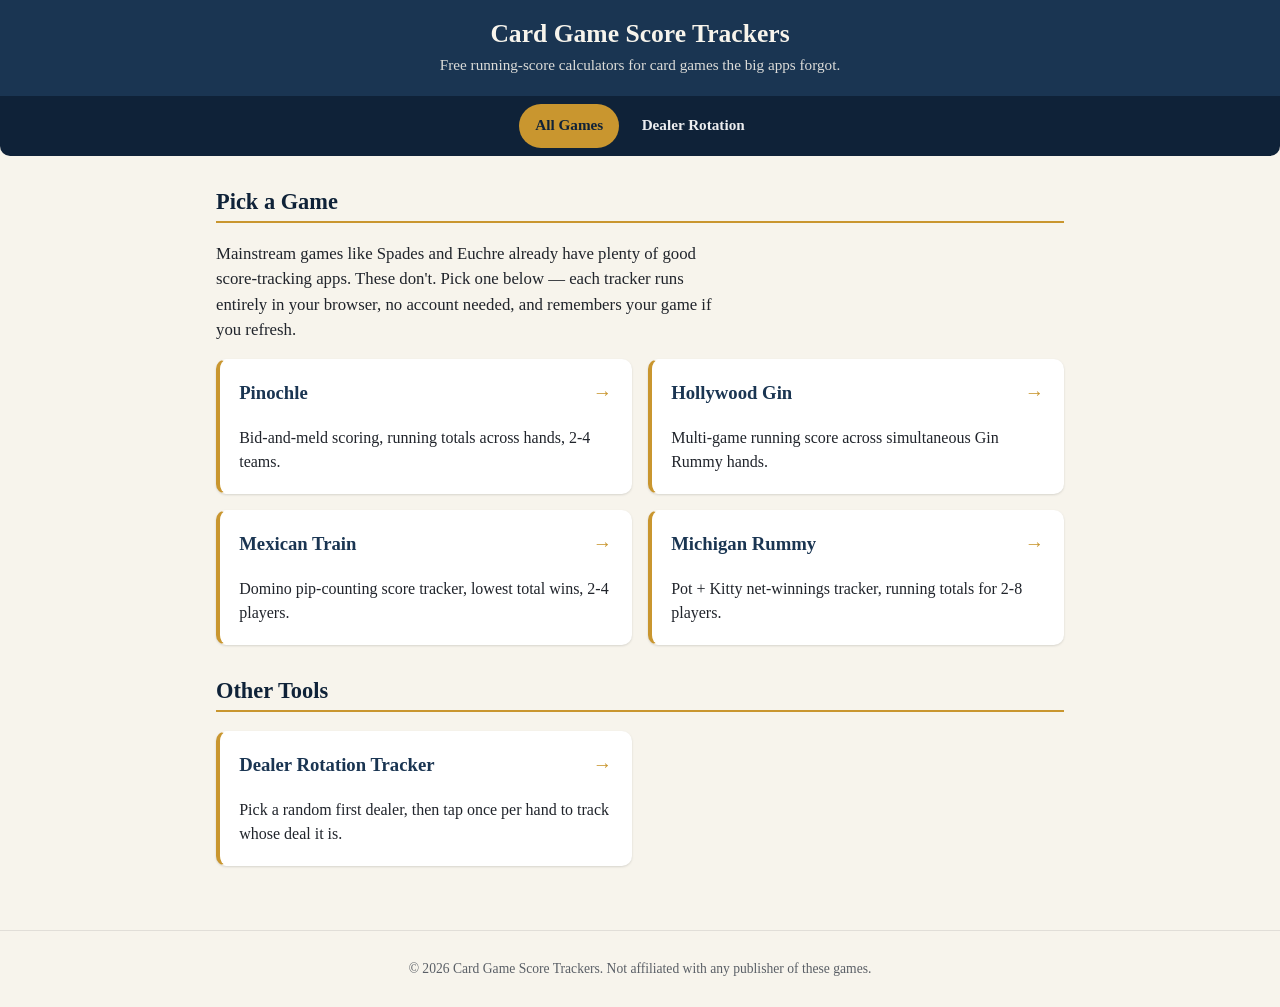
<file: index.html>
<!doctype html>
<html lang="en">
<head>
<meta charset="utf-8">
<meta name="viewport" content="width=device-width, initial-scale=1">
<title>Card Game Score Trackers — Free Online Scorers for Pinochle, Hollywood Gin &amp; More</title>
<meta name="description" content="Free online score trackers for card games that don't get a good app: Pinochle, Hollywood Gin, and more underserved classics. No account, runs in your browser.">
<meta property="og:type" content="website">
<meta property="og:url" content="https://tonatihuai2026.github.io/card-game-scorer-network/">
<meta property="og:title" content="Card Game Score Trackers — Pinochle, Hollywood Gin &amp; More">
<meta property="og:description" content="Free online score trackers for card games that don't get a good app: Pinochle, Hollywood Gin, and more underserved classics.">
<meta name="twitter:card" content="summary">
<meta name="google-site-verification" content="00EPOl2j6lxPJyEcT6muK9ndbSertQc6TBF4gq02QoQ" />
<meta name="google-adsense-account" content="ca-pub-8781477226668093">
<script async src="https://pagead2.googlesyndication.com/pagead/js/adsbygoogle.js?client=ca-pub-8781477226668093" crossorigin="anonymous"></script>
<link rel="stylesheet" href="styles.css">
<!-- Cloudflare Web Analytics --><script defer src="https://static.cloudflareinsights.com/beacon.min.js" data-cf-beacon='{"token": "37e136ad11054bb6b59179378878a5d6"}'></script><!-- End Cloudflare Web Analytics -->
</head>
<body>
<header>
  <h1>Card Game Score Trackers</h1>
  <p>Free running-score calculators for card games the big apps forgot.</p>
</header>
<nav>
  <a href="index.html" class="active">All Games</a>
  <a href="dealer-rotation.html">Dealer Rotation</a>
</nav>
<main>
  <h2>Pick a Game</h2>
  <p class="lead">Mainstream games like Spades and Euchre already have plenty of good
  score-tracking apps. These don't. Pick one below — each tracker runs entirely in your
  browser, no account needed, and remembers your game if you refresh.</p>

  <div class="game-grid">
    <a class="game-card" href="pinochle.html">
      <h3>Pinochle</h3>
      <p>Bid-and-meld scoring, running totals across hands, 2-4 teams.</p>
    </a>
    <a class="game-card" href="hollywood-gin.html">
      <h3>Hollywood Gin</h3>
      <p>Multi-game running score across simultaneous Gin Rummy hands.</p>
    </a>
    <a class="game-card" href="mexican-train.html">
      <h3>Mexican Train</h3>
      <p>Domino pip-counting score tracker, lowest total wins, 2-4 players.</p>
    </a>
    <a class="game-card" href="tripoley.html">
      <h3>Michigan Rummy</h3>
      <p>Pot + Kitty net-winnings tracker, running totals for 2-8 players.</p>
    </a>
  </div>

  <h2>Other Tools</h2>
  <div class="game-grid">
    <a class="game-card" href="dealer-rotation.html">
      <h3>Dealer Rotation Tracker</h3>
      <p>Pick a random first dealer, then tap once per hand to track whose deal it is.</p>
    </a>
  </div>
</main>
<footer>
  &copy; 2026 Card Game Score Trackers. Not affiliated with any publisher of these games.
</footer>
</body>
</html>
</file>
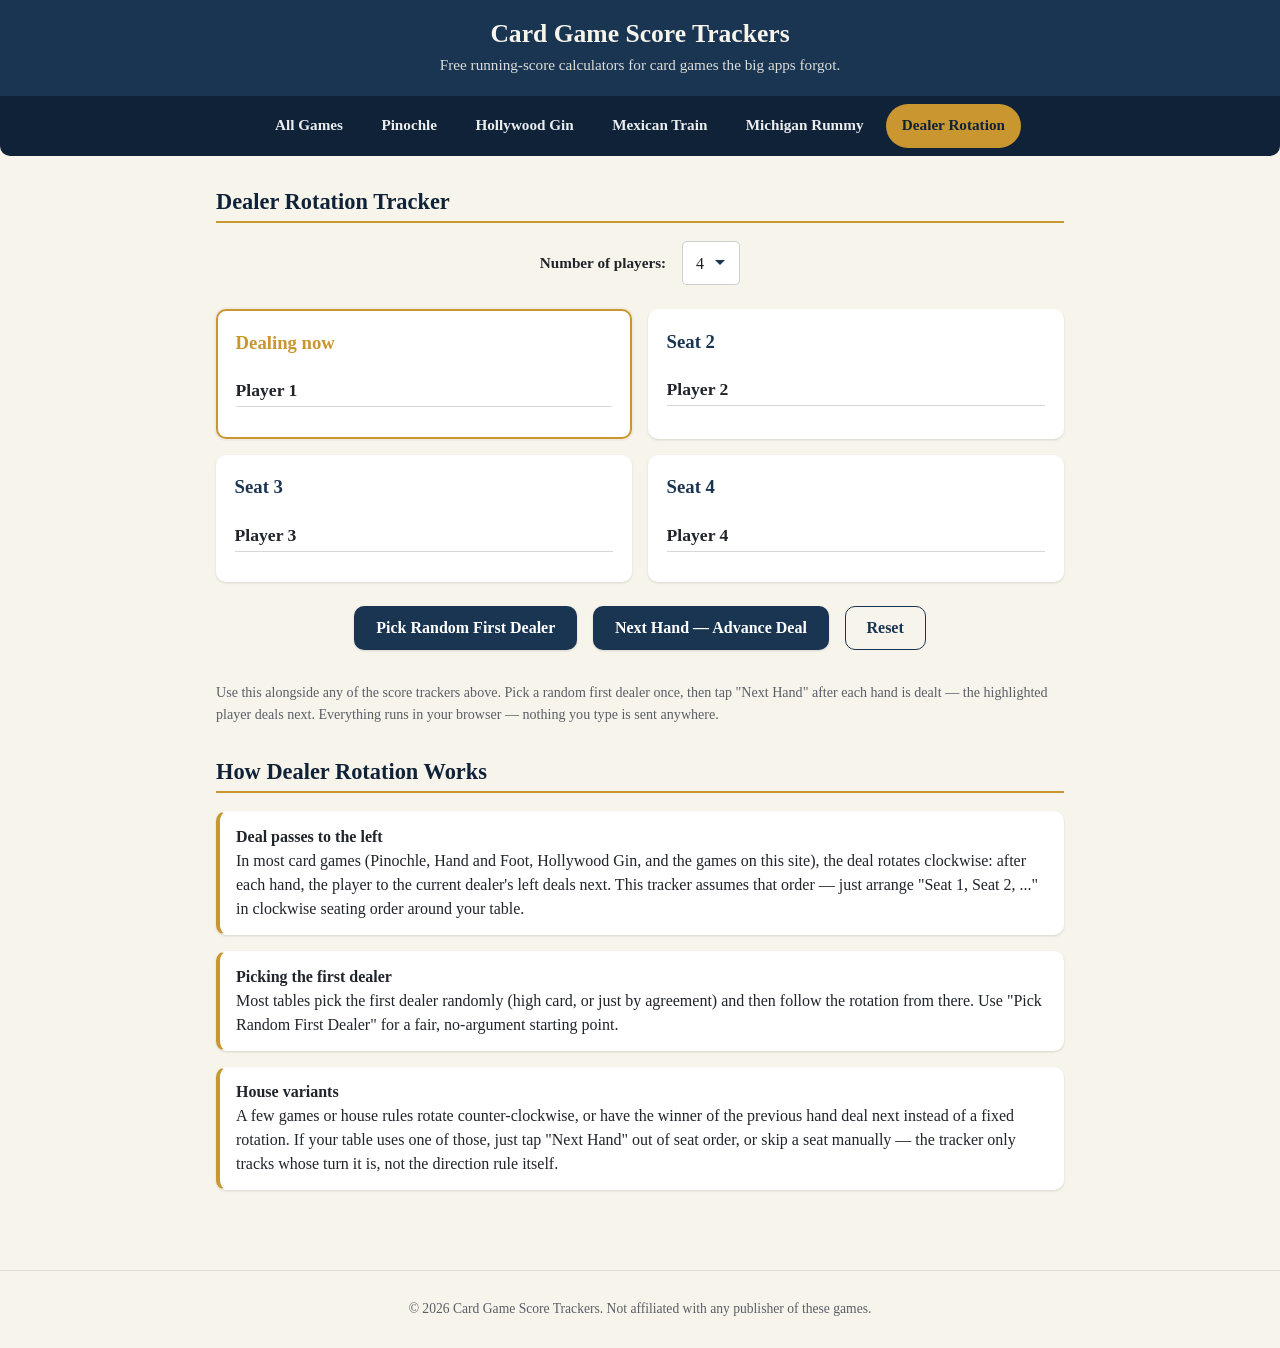
<file: dealer-rotation.html>
<!doctype html>
<html lang="en">
<head>
<meta charset="utf-8">
<meta name="viewport" content="width=device-width, initial-scale=1">
<title>Dealer Rotation Tracker — Free Online Deal-Order Helper for Card Games</title>
<meta name="description" content="Free dealer rotation tracker for card game night. Pick a random first dealer, then tap once per hand to advance whose deal it is. No account, runs in your browser.">
<meta property="og:type" content="website">
<meta property="og:url" content="https://tonatihuai2026.github.io/card-game-scorer-network/dealer-rotation.html">
<meta property="og:title" content="Dealer Rotation Tracker — Free Online Deal-Order Helper">
<meta property="og:description" content="Free dealer rotation tracker for card game night. Pick a random first dealer, then tap once per hand to advance whose deal it is.">
<meta name="twitter:card" content="summary">
<meta name="google-site-verification" content="00EPOl2j6lxPJyEcT6muK9ndbSertQc6TBF4gq02QoQ" />
<meta name="google-adsense-account" content="ca-pub-8781477226668093">
<script async src="https://pagead2.googlesyndication.com/pagead/js/adsbygoogle.js?client=ca-pub-8781477226668093" crossorigin="anonymous"></script>
<script type="application/ld+json">
{
  "@context": "https://schema.org",
  "@type": "WebApplication",
  "name": "Dealer Rotation Tracker",
  "url": "https://tonatihuai2026.github.io/card-game-scorer-network/dealer-rotation.html",
  "applicationCategory": "GameApplication",
  "operatingSystem": "Any (runs in browser)",
  "description": "Free dealer rotation tracker for card game night. Pick a random first dealer, then tap once per hand to advance whose deal it is.",
  "offers": { "@type": "Offer", "price": "0", "priceCurrency": "USD" }
}
</script>
<link rel="stylesheet" href="styles.css">
<!-- Cloudflare Web Analytics --><script defer src="https://static.cloudflareinsights.com/beacon.min.js" data-cf-beacon='{"token": "37e136ad11054bb6b59179378878a5d6"}'></script><!-- End Cloudflare Web Analytics -->
</head>
<body>
<header>
  <h1>Card Game Score Trackers</h1>
  <p>Free running-score calculators for card games the big apps forgot.</p>
</header>
<nav>
  <a href="index.html">All Games</a>
  <a href="pinochle.html">Pinochle</a>
  <a href="hollywood-gin.html">Hollywood Gin</a>
  <a href="mexican-train.html">Mexican Train</a>
  <a href="tripoley.html">Michigan Rummy</a>
  <a href="dealer-rotation.html" class="active">Dealer Rotation</a>
</nav>
<main>
  <h2>Dealer Rotation Tracker</h2>
  <div class="round-controls no-print" style="margin-top:0;">
    <label for="playerCount" style="align-self:center;">Number of players:</label>
    <select id="playerCount"></select>
  </div>
  <div class="teams" id="players"></div>

  <div class="round-controls">
    <button id="randomFirst">Pick Random First Dealer</button>
    <button id="nextDeal">Next Hand — Advance Deal</button>
    <button class="secondary" id="resetAll">Reset</button>
  </div>

  <p class="no-print help" style="margin-top:2rem;">
    Use this alongside any of the score trackers above. Pick a random first dealer once,
    then tap "Next Hand" after each hand is dealt — the highlighted player deals next.
    Everything runs in your browser — nothing you type is sent anywhere.
  </p>

  <h2>How Dealer Rotation Works</h2>
  <div class="variant-card">
    <strong>Deal passes to the left</strong><br>
    In most card games (Pinochle, Hand and Foot, Hollywood Gin, and the games on this
    site), the deal rotates clockwise: after each hand, the player to the current
    dealer's left deals next. This tracker assumes that order — just arrange "Seat 1,
    Seat 2, ..." in clockwise seating order around your table.
  </div>
  <div class="variant-card">
    <strong>Picking the first dealer</strong><br>
    Most tables pick the first dealer randomly (high card, or just by agreement) and then
    follow the rotation from there. Use "Pick Random First Dealer" for a fair, no-argument
    starting point.
  </div>
  <div class="variant-card">
    <strong>House variants</strong><br>
    A few games or house rules rotate counter-clockwise, or have the winner of the
    previous hand deal next instead of a fixed rotation. If your table uses one of those,
    just tap "Next Hand" out of seat order, or skip a seat manually — the tracker only
    tracks whose turn it is, not the direction rule itself.
  </div>
</main>
<footer>
  &copy; 2026 Card Game Score Trackers. Not affiliated with any publisher of these games.
</footer>
<script>
window.DEALER_CONFIG = { minPlayers: 2, maxPlayers: 8, defaultPlayers: 4 };
</script>
<script src="dealer-rotation.js"></script>
</body>
</html>
</file>
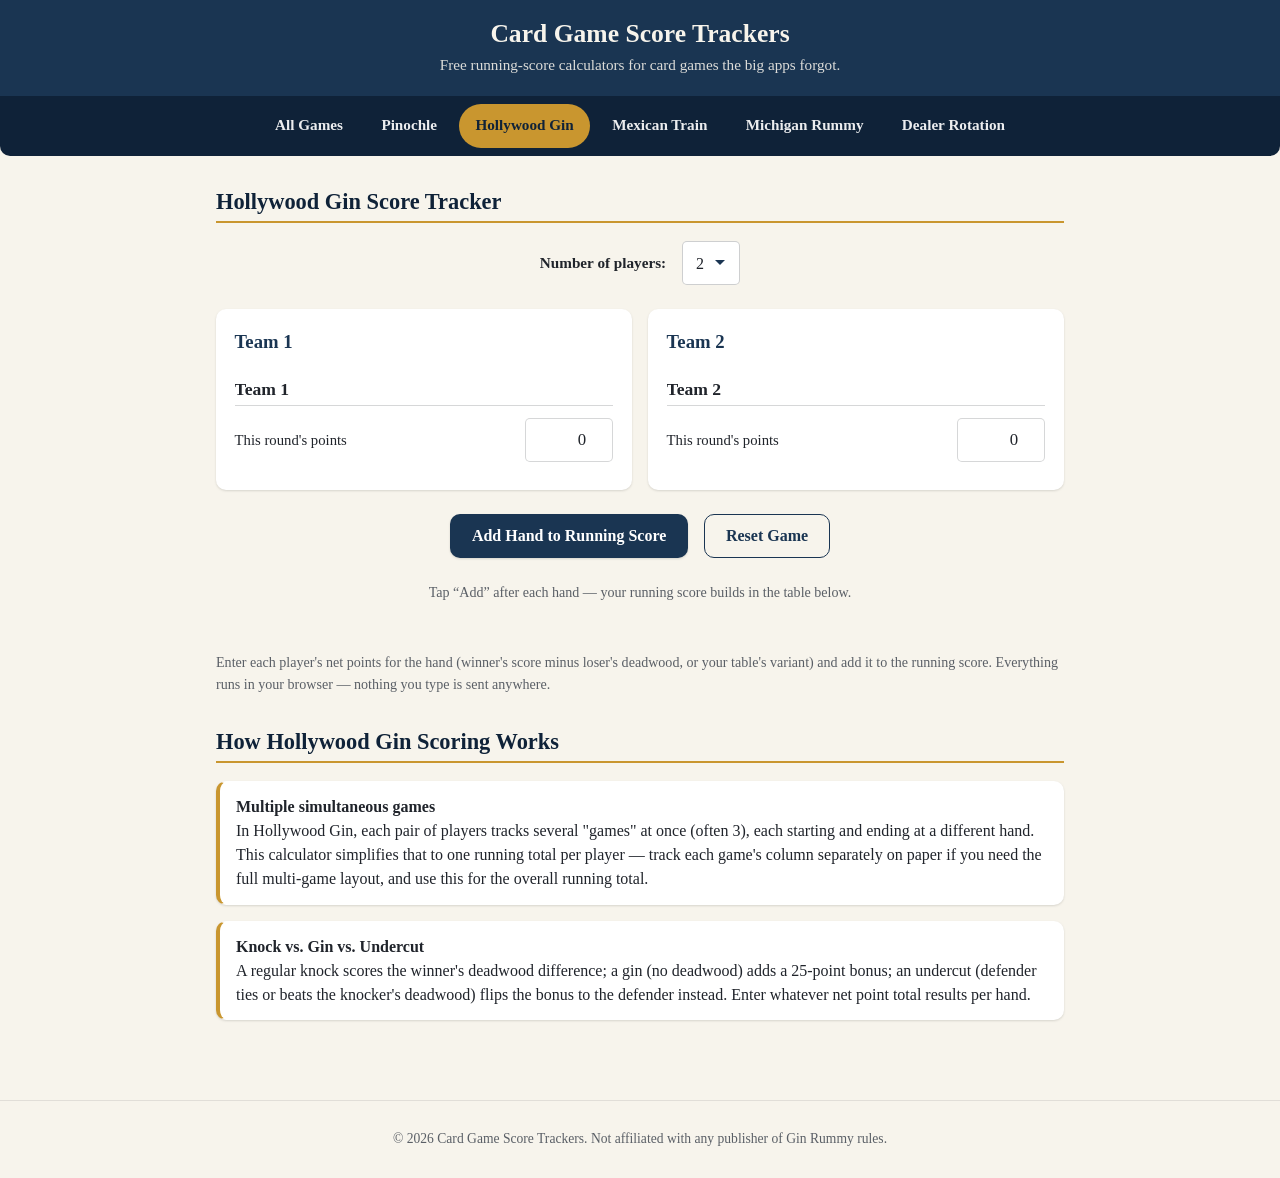
<file: hollywood-gin.html>
<!doctype html>
<html lang="en">
<head>
<meta charset="utf-8">
<meta name="viewport" content="width=device-width, initial-scale=1">
<title>Hollywood Gin Score Calculator — Free Online Running Score Tracker</title>
<meta name="description" content="Free online Hollywood Gin score calculator. Track running points across simultaneous Gin Rummy games for 2-4 players. No account needed, runs in your browser.">
<meta property="og:type" content="website">
<meta property="og:url" content="https://tonatihuai2026.github.io/card-game-scorer-network/hollywood-gin.html">
<meta property="og:title" content="Hollywood Gin Score Calculator — Free Online Running Score Tracker">
<meta property="og:description" content="Free online Hollywood Gin score calculator. Track running points across simultaneous Gin Rummy games for 2-4 players.">
<meta name="twitter:card" content="summary">
<meta name="google-adsense-account" content="ca-pub-8781477226668093">
<script async src="https://pagead2.googlesyndication.com/pagead/js/adsbygoogle.js?client=ca-pub-8781477226668093" crossorigin="anonymous"></script>
<script type="application/ld+json">
{
  "@context": "https://schema.org",
  "@type": "WebApplication",
  "name": "Hollywood Gin Score Calculator",
  "url": "https://tonatihuai2026.github.io/card-game-scorer-network/hollywood-gin.html",
  "applicationCategory": "GameApplication",
  "operatingSystem": "Any (runs in browser)",
  "description": "Free Hollywood Gin score calculator. Track running points across simultaneous Gin Rummy games for 2-4 players.",
  "offers": { "@type": "Offer", "price": "0", "priceCurrency": "USD" }
}
</script>
<link rel="stylesheet" href="styles.css">
<!-- Cloudflare Web Analytics --><script defer src="https://static.cloudflareinsights.com/beacon.min.js" data-cf-beacon='{"token": "37e136ad11054bb6b59179378878a5d6"}'></script><!-- End Cloudflare Web Analytics -->
</head>
<body>
<header>
  <h1>Card Game Score Trackers</h1>
  <p>Free running-score calculators for card games the big apps forgot.</p>
</header>
<nav>
  <a href="index.html">All Games</a>
  <a href="pinochle.html">Pinochle</a>
  <a href="hollywood-gin.html" class="active">Hollywood Gin</a>
  <a href="mexican-train.html">Mexican Train</a>
  <a href="tripoley.html">Michigan Rummy</a>
  <a href="dealer-rotation.html">Dealer Rotation</a>
</nav>
<main>
  <h2>Hollywood Gin Score Tracker</h2>
  <div class="round-controls no-print" style="margin-top:0;">
    <label for="teamCount" style="align-self:center;">Number of players:</label>
    <select id="teamCount"></select>
  </div>
  <div class="teams" id="teams"></div>

  <div class="round-controls">
    <button id="addRound">Add Hand to Running Score</button>
    <button class="secondary" id="resetAll">Reset Game</button>
  </div>

  <p class="no-print help empty-hint" style="text-align:center; margin:.25rem 0 0;">Tap “Add” after each hand — your running score builds in the table below.</p>

  <h2 id="historyHeading" style="display:none;">Running Score</h2>
  <table class="history no-print" id="historyTable" style="display:none;">
    <thead><tr id="historyHead"></tr></thead>
    <tbody id="historyBody"></tbody>
  </table>
  <div class="grand-totals" id="grandTotals"></div>

  <p class="no-print help" style="margin-top:2rem;">
    Enter each player's net points for the hand (winner's score minus loser's deadwood,
    or your table's variant) and add it to the running score. Everything runs in your
    browser — nothing you type is sent anywhere.
  </p>

  <h2>How Hollywood Gin Scoring Works</h2>
  <div class="variant-card">
    <strong>Multiple simultaneous games</strong><br>
    In Hollywood Gin, each pair of players tracks several "games" at once (often 3), each
    starting and ending at a different hand. This calculator simplifies that to one
    running total per player — track each game's column separately on paper if you need
    the full multi-game layout, and use this for the overall running total.
  </div>
  <div class="variant-card">
    <strong>Knock vs. Gin vs. Undercut</strong><br>
    A regular knock scores the winner's deadwood difference; a gin (no deadwood) adds a
    25-point bonus; an undercut (defender ties or beats the knocker's deadwood) flips the
    bonus to the defender instead. Enter whatever net point total results per hand.
  </div>
</main>
<footer>
  &copy; 2026 Card Game Score Trackers. Not affiliated with any publisher of Gin Rummy rules.
</footer>
<script>
window.TRACKER_CONFIG = { gameSlug: "hollywood-gin", minTeams: 2, maxTeams: 4, defaultTeams: 2 };
</script>
<script src="tracker.js"></script>
</body>
</html>
</file>
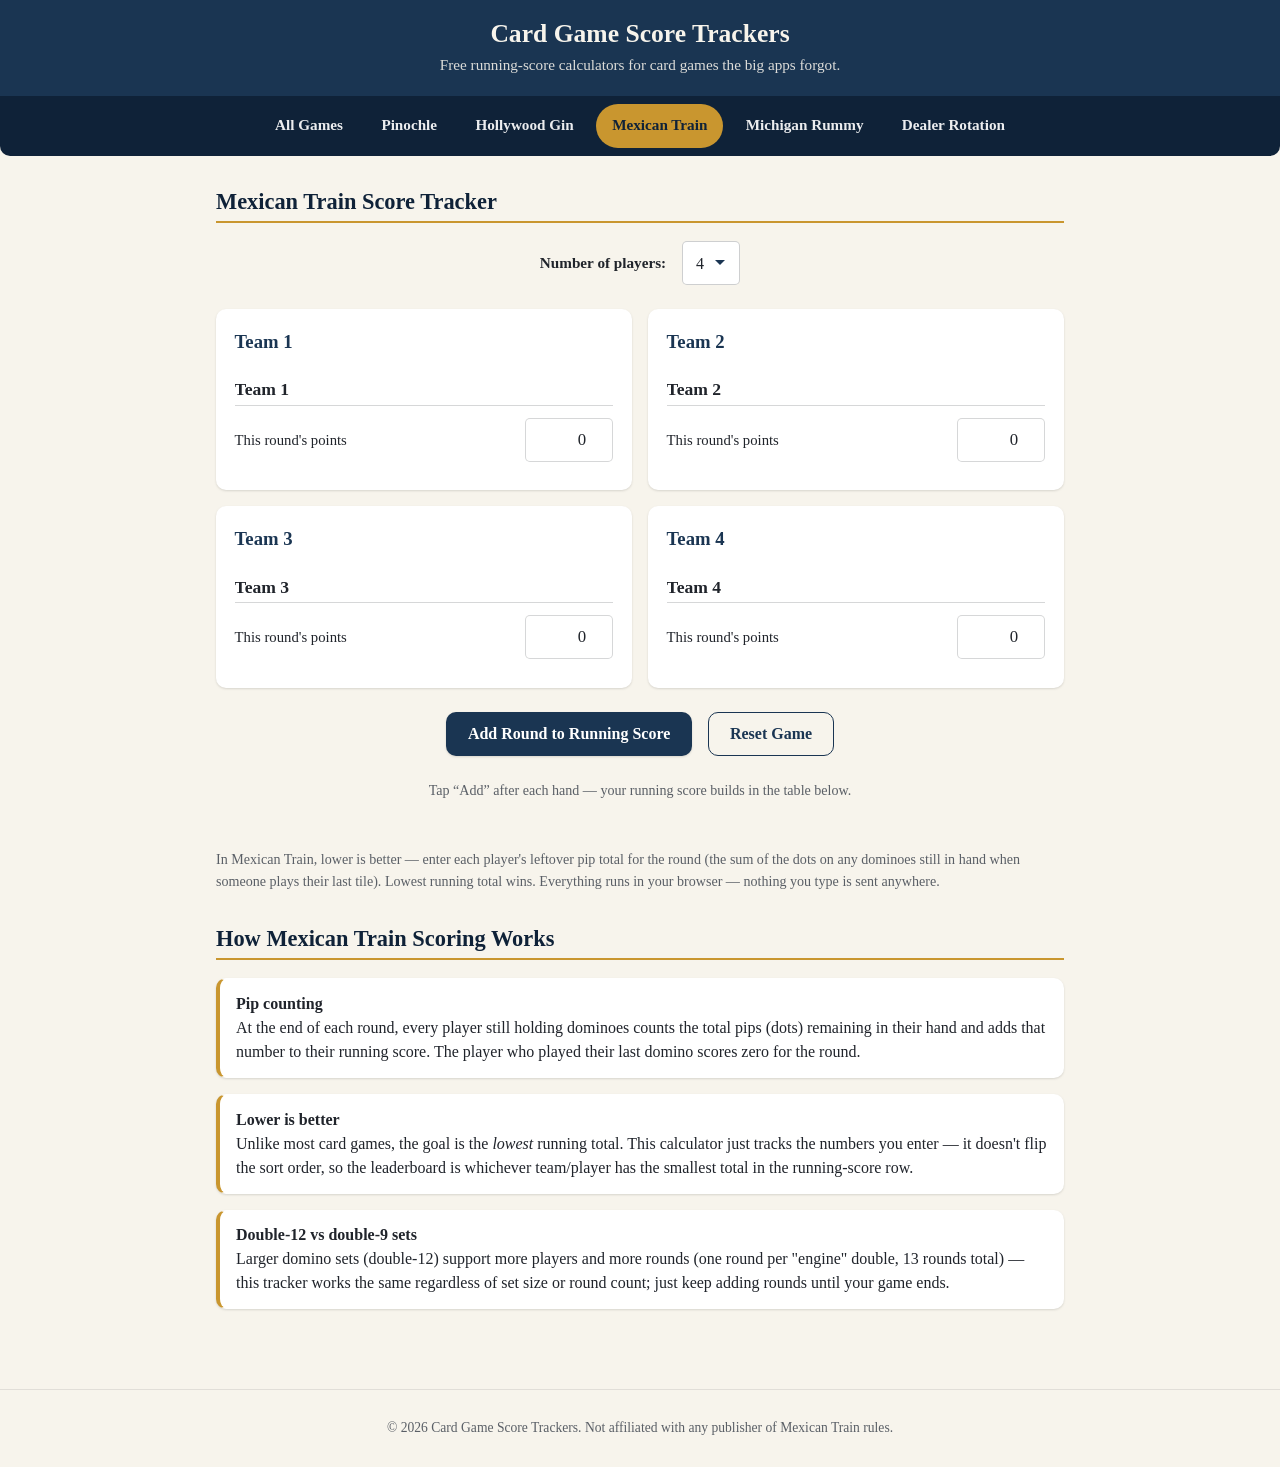
<file: mexican-train.html>
<!doctype html>
<html lang="en">
<head>
<meta charset="utf-8">
<meta name="viewport" content="width=device-width, initial-scale=1">
<title>Mexican Train Score Calculator — Free Online Running Score Tracker</title>
<meta name="description" content="Free online Mexican Train dominoes score calculator. Track pip totals per round with running scores for 2-4 players. No account needed, runs in your browser.">
<meta property="og:type" content="website">
<meta property="og:url" content="https://tonatihuai2026.github.io/card-game-scorer-network/mexican-train.html">
<meta property="og:title" content="Mexican Train Score Calculator — Free Online Running Score Tracker">
<meta property="og:description" content="Free online Mexican Train dominoes score calculator. Track pip totals per round with running scores for 2-4 players.">
<meta name="twitter:card" content="summary">
<meta name="google-adsense-account" content="ca-pub-8781477226668093">
<script async src="https://pagead2.googlesyndication.com/pagead/js/adsbygoogle.js?client=ca-pub-8781477226668093" crossorigin="anonymous"></script>
<script type="application/ld+json">
{
  "@context": "https://schema.org",
  "@type": "WebApplication",
  "name": "Mexican Train Score Calculator",
  "url": "https://tonatihuai2026.github.io/card-game-scorer-network/mexican-train.html",
  "applicationCategory": "GameApplication",
  "operatingSystem": "Any (runs in browser)",
  "description": "Free Mexican Train dominoes score calculator. Track pip totals per round with running scores for 2-4 players.",
  "offers": { "@type": "Offer", "price": "0", "priceCurrency": "USD" }
}
</script>
<link rel="stylesheet" href="styles.css">
<!-- Cloudflare Web Analytics --><script defer src="https://static.cloudflareinsights.com/beacon.min.js" data-cf-beacon='{"token": "37e136ad11054bb6b59179378878a5d6"}'></script><!-- End Cloudflare Web Analytics -->
</head>
<body>
<header>
  <h1>Card Game Score Trackers</h1>
  <p>Free running-score calculators for card games the big apps forgot.</p>
</header>
<nav>
  <a href="index.html">All Games</a>
  <a href="pinochle.html">Pinochle</a>
  <a href="hollywood-gin.html">Hollywood Gin</a>
  <a href="mexican-train.html" class="active">Mexican Train</a>
  <a href="tripoley.html">Michigan Rummy</a>
  <a href="dealer-rotation.html">Dealer Rotation</a>
</nav>
<main>
  <h2>Mexican Train Score Tracker</h2>
  <div class="round-controls no-print" style="margin-top:0;">
    <label for="teamCount" style="align-self:center;">Number of players:</label>
    <select id="teamCount"></select>
  </div>
  <div class="teams" id="teams"></div>

  <div class="round-controls">
    <button id="addRound">Add Round to Running Score</button>
    <button class="secondary" id="resetAll">Reset Game</button>
  </div>

  <p class="no-print help empty-hint" style="text-align:center; margin:.25rem 0 0;">Tap “Add” after each hand — your running score builds in the table below.</p>

  <h2 id="historyHeading" style="display:none;">Running Score</h2>
  <table class="history no-print" id="historyTable" style="display:none;">
    <thead><tr id="historyHead"></tr></thead>
    <tbody id="historyBody"></tbody>
  </table>
  <div class="grand-totals" id="grandTotals"></div>

  <p class="no-print help" style="margin-top:2rem;">
    In Mexican Train, lower is better — enter each player's leftover pip total for the
    round (the sum of the dots on any dominoes still in hand when someone plays their
    last tile). Lowest running total wins. Everything runs in your browser — nothing you
    type is sent anywhere.
  </p>

  <h2>How Mexican Train Scoring Works</h2>
  <div class="variant-card">
    <strong>Pip counting</strong><br>
    At the end of each round, every player still holding dominoes counts the total pips
    (dots) remaining in their hand and adds that number to their running score. The
    player who played their last domino scores zero for the round.
  </div>
  <div class="variant-card">
    <strong>Lower is better</strong><br>
    Unlike most card games, the goal is the <em>lowest</em> running total. This calculator
    just tracks the numbers you enter — it doesn't flip the sort order, so the leaderboard
    is whichever team/player has the smallest total in the running-score row.
  </div>
  <div class="variant-card">
    <strong>Double-12 vs double-9 sets</strong><br>
    Larger domino sets (double-12) support more players and more rounds (one round per
    "engine" double, 13 rounds total) — this tracker works the same regardless of set
    size or round count; just keep adding rounds until your game ends.
  </div>
</main>
<footer>
  &copy; 2026 Card Game Score Trackers. Not affiliated with any publisher of Mexican Train rules.
</footer>
<script>
window.TRACKER_CONFIG = { gameSlug: "mexican-train", minTeams: 2, maxTeams: 4, defaultTeams: 4 };
</script>
<script src="tracker.js"></script>
</body>
</html>
</file>
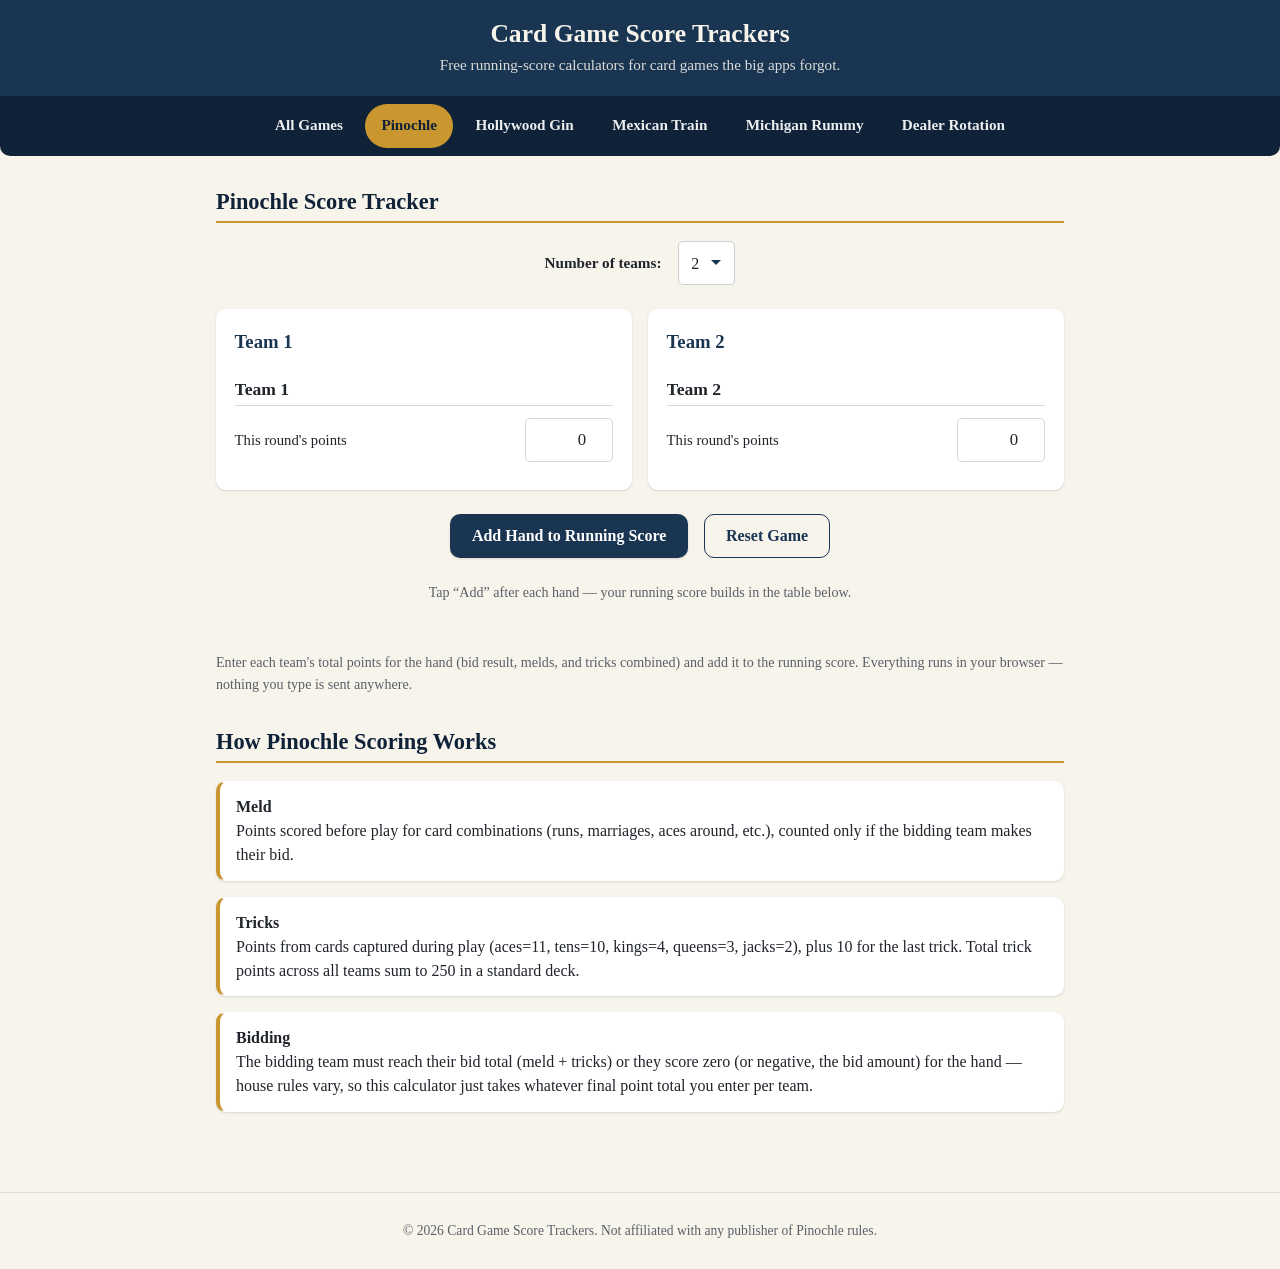
<file: pinochle.html>
<!doctype html>
<html lang="en">
<head>
<meta charset="utf-8">
<meta name="viewport" content="width=device-width, initial-scale=1">
<title>Pinochle Score Calculator — Free Online Running Score Tracker</title>
<meta name="description" content="Free online Pinochle score calculator. Track bid, meld, and trick points per hand with running totals for 2-4 teams. No account needed, runs in your browser.">
<meta property="og:type" content="website">
<meta property="og:url" content="https://tonatihuai2026.github.io/card-game-scorer-network/pinochle.html">
<meta property="og:title" content="Pinochle Score Calculator — Free Online Running Score Tracker">
<meta property="og:description" content="Free online Pinochle score calculator. Track bid, meld, and trick points per hand with running totals for 2-4 teams.">
<meta name="twitter:card" content="summary">
<meta name="google-adsense-account" content="ca-pub-8781477226668093">
<script async src="https://pagead2.googlesyndication.com/pagead/js/adsbygoogle.js?client=ca-pub-8781477226668093" crossorigin="anonymous"></script>
<script type="application/ld+json">
{
  "@context": "https://schema.org",
  "@type": "WebApplication",
  "name": "Pinochle Score Calculator",
  "url": "https://tonatihuai2026.github.io/card-game-scorer-network/pinochle.html",
  "applicationCategory": "GameApplication",
  "operatingSystem": "Any (runs in browser)",
  "description": "Free Pinochle score calculator. Track bid, meld, and trick points per hand with running totals for 2-4 teams.",
  "offers": { "@type": "Offer", "price": "0", "priceCurrency": "USD" }
}
</script>
<link rel="stylesheet" href="styles.css">
<!-- Cloudflare Web Analytics --><script defer src="https://static.cloudflareinsights.com/beacon.min.js" data-cf-beacon='{"token": "37e136ad11054bb6b59179378878a5d6"}'></script><!-- End Cloudflare Web Analytics -->
</head>
<body>
<header>
  <h1>Card Game Score Trackers</h1>
  <p>Free running-score calculators for card games the big apps forgot.</p>
</header>
<nav>
  <a href="index.html">All Games</a>
  <a href="pinochle.html" class="active">Pinochle</a>
  <a href="hollywood-gin.html">Hollywood Gin</a>
  <a href="mexican-train.html">Mexican Train</a>
  <a href="tripoley.html">Michigan Rummy</a>
  <a href="dealer-rotation.html">Dealer Rotation</a>
</nav>
<main>
  <h2>Pinochle Score Tracker</h2>
  <div class="round-controls no-print" style="margin-top:0;">
    <label for="teamCount" style="align-self:center;">Number of teams:</label>
    <select id="teamCount"></select>
  </div>
  <div class="teams" id="teams"></div>

  <div class="round-controls">
    <button id="addRound">Add Hand to Running Score</button>
    <button class="secondary" id="resetAll">Reset Game</button>
  </div>

  <p class="no-print help empty-hint" style="text-align:center; margin:.25rem 0 0;">Tap “Add” after each hand — your running score builds in the table below.</p>

  <h2 id="historyHeading" style="display:none;">Running Score</h2>
  <table class="history no-print" id="historyTable" style="display:none;">
    <thead><tr id="historyHead"></tr></thead>
    <tbody id="historyBody"></tbody>
  </table>
  <div class="grand-totals" id="grandTotals"></div>

  <p class="no-print help" style="margin-top:2rem;">
    Enter each team's total points for the hand (bid result, melds, and tricks combined)
    and add it to the running score. Everything runs in your browser — nothing you type
    is sent anywhere.
  </p>

  <h2>How Pinochle Scoring Works</h2>
  <div class="variant-card">
    <strong>Meld</strong><br>
    Points scored before play for card combinations (runs, marriages, aces around, etc.),
    counted only if the bidding team makes their bid.
  </div>
  <div class="variant-card">
    <strong>Tricks</strong><br>
    Points from cards captured during play (aces=11, tens=10, kings=4, queens=3, jacks=2),
    plus 10 for the last trick. Total trick points across all teams sum to 250 in a
    standard deck.
  </div>
  <div class="variant-card">
    <strong>Bidding</strong><br>
    The bidding team must reach their bid total (meld + tricks) or they score zero (or
    negative, the bid amount) for the hand — house rules vary, so this calculator just
    takes whatever final point total you enter per team.
  </div>
</main>
<footer>
  &copy; 2026 Card Game Score Trackers. Not affiliated with any publisher of Pinochle rules.
</footer>
<script>
window.TRACKER_CONFIG = { gameSlug: "pinochle", minTeams: 2, maxTeams: 4, defaultTeams: 2 };
</script>
<script src="tracker.js"></script>
</body>
</html>
</file>
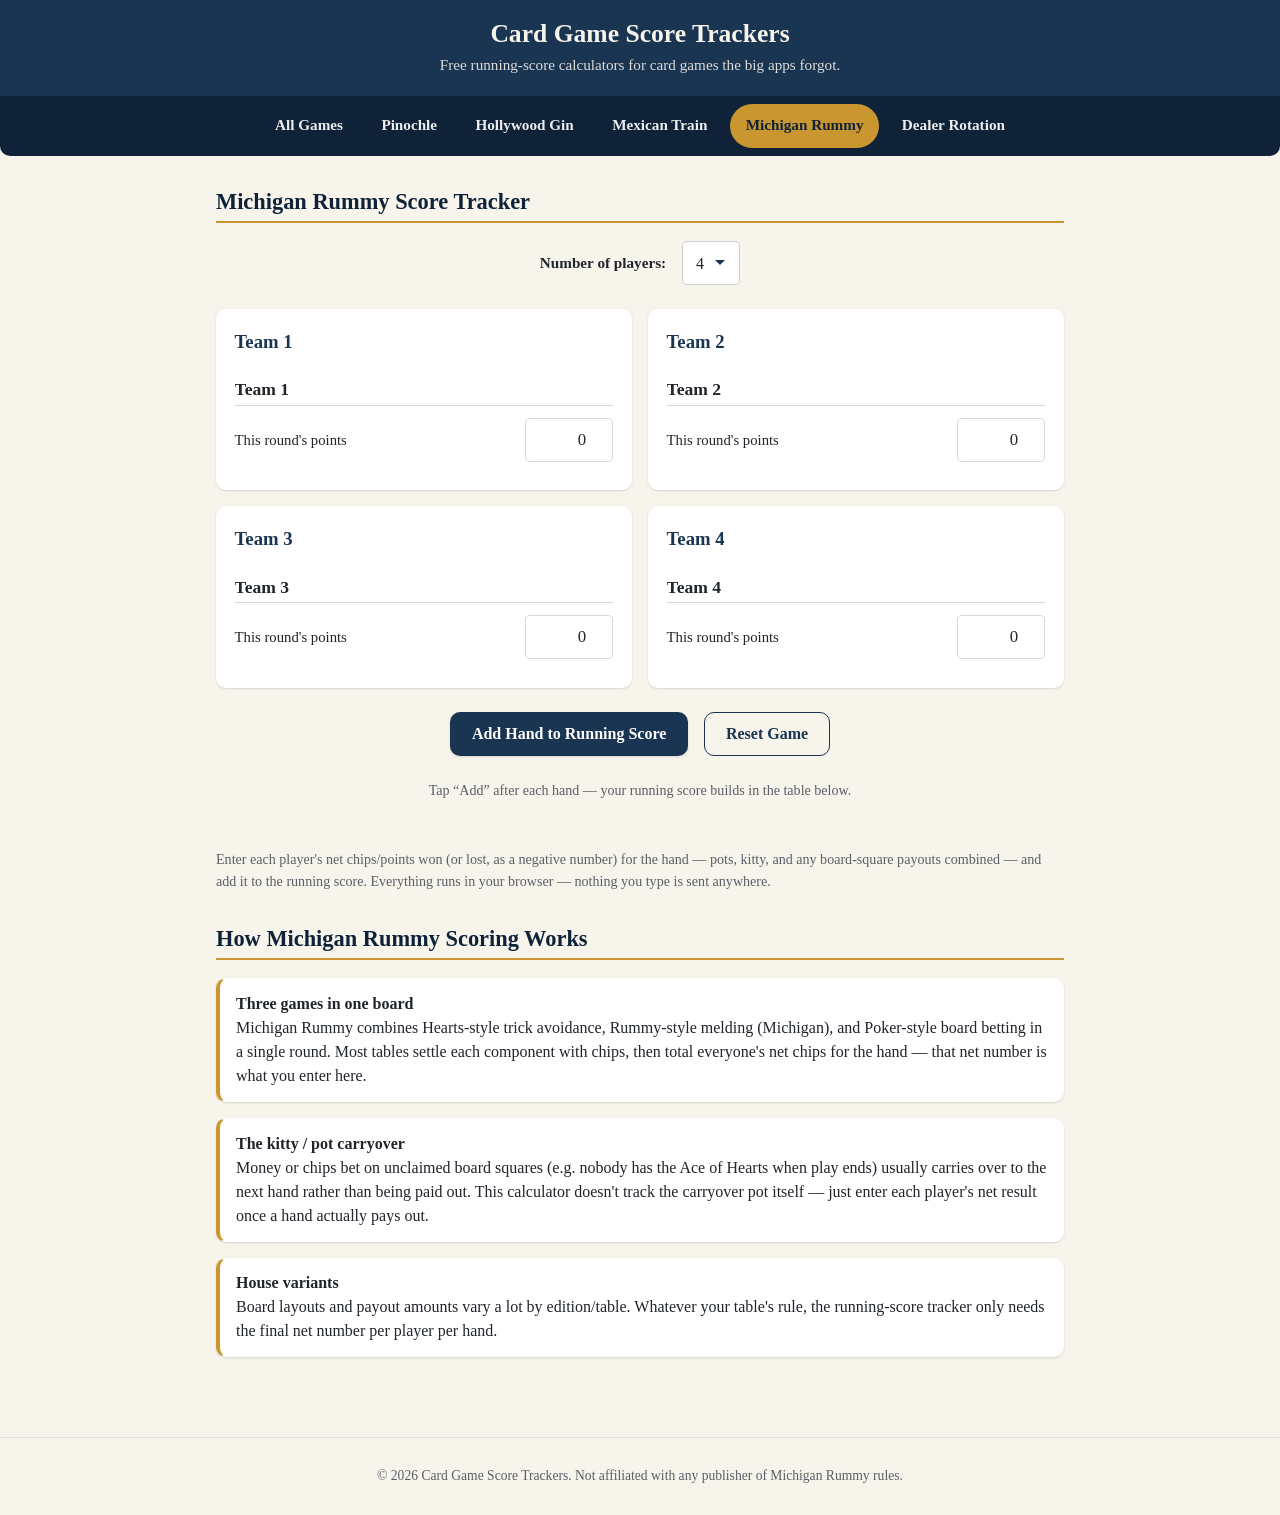
<file: tripoley.html>
<!doctype html>
<html lang="en">
<head>
<meta charset="utf-8">
<meta name="viewport" content="width=device-width, initial-scale=1">
<title>Michigan Rummy Score Calculator — Free Online Running Score Tracker</title>
<meta name="description" content="Free online Michigan Rummy score calculator. Track pot and kitty winnings per hand with running scores for 2-8 players. No account needed, runs in your browser.">
<meta property="og:type" content="website">
<meta property="og:url" content="https://tonatihuai2026.github.io/card-game-scorer-network/tripoley.html">
<meta property="og:title" content="Michigan Rummy Score Calculator — Free Online Running Score Tracker">
<meta property="og:description" content="Free online Michigan Rummy score calculator. Track pot and kitty winnings per hand with running scores for 2-8 players.">
<meta name="twitter:card" content="summary">
<meta name="google-adsense-account" content="ca-pub-8781477226668093">
<script async src="https://pagead2.googlesyndication.com/pagead/js/adsbygoogle.js?client=ca-pub-8781477226668093" crossorigin="anonymous"></script>
<script type="application/ld+json">
{
  "@context": "https://schema.org",
  "@type": "WebApplication",
  "name": "Michigan Rummy Score Calculator",
  "url": "https://tonatihuai2026.github.io/card-game-scorer-network/tripoley.html",
  "applicationCategory": "GameApplication",
  "operatingSystem": "Any (runs in browser)",
  "description": "Free Michigan Rummy score calculator. Track pot and kitty winnings per hand with running scores for 2-8 players.",
  "offers": { "@type": "Offer", "price": "0", "priceCurrency": "USD" }
}
</script>
<link rel="stylesheet" href="styles.css">
<!-- Cloudflare Web Analytics --><script defer src="https://static.cloudflareinsights.com/beacon.min.js" data-cf-beacon='{"token": "37e136ad11054bb6b59179378878a5d6"}'></script><!-- End Cloudflare Web Analytics -->
</head>
<body>
<header>
  <h1>Card Game Score Trackers</h1>
  <p>Free running-score calculators for card games the big apps forgot.</p>
</header>
<nav>
  <a href="index.html">All Games</a>
  <a href="pinochle.html">Pinochle</a>
  <a href="hollywood-gin.html">Hollywood Gin</a>
  <a href="mexican-train.html">Mexican Train</a>
  <a href="tripoley.html" class="active">Michigan Rummy</a>
  <a href="dealer-rotation.html">Dealer Rotation</a>
</nav>
<main>
  <h2>Michigan Rummy Score Tracker</h2>
  <div class="round-controls no-print" style="margin-top:0;">
    <label for="teamCount" style="align-self:center;">Number of players:</label>
    <select id="teamCount"></select>
  </div>
  <div class="teams" id="teams"></div>

  <div class="round-controls">
    <button id="addRound">Add Hand to Running Score</button>
    <button class="secondary" id="resetAll">Reset Game</button>
  </div>

  <p class="no-print help empty-hint" style="text-align:center; margin:.25rem 0 0;">Tap “Add” after each hand — your running score builds in the table below.</p>

  <h2 id="historyHeading" style="display:none;">Running Score</h2>
  <table class="history no-print" id="historyTable" style="display:none;">
    <thead><tr id="historyHead"></tr></thead>
    <tbody id="historyBody"></tbody>
  </table>
  <div class="grand-totals" id="grandTotals"></div>

  <p class="no-print help" style="margin-top:2rem;">
    Enter each player's net chips/points won (or lost, as a negative number) for the hand
    — pots, kitty, and any board-square payouts combined — and add it to the running
    score. Everything runs in your browser — nothing you type is sent anywhere.
  </p>

  <h2>How Michigan Rummy Scoring Works</h2>
  <div class="variant-card">
    <strong>Three games in one board</strong><br>
    Michigan Rummy combines Hearts-style trick avoidance, Rummy-style melding (Michigan), and
    Poker-style board betting in a single round. Most tables settle each component with
    chips, then total everyone's net chips for the hand — that net number is what you
    enter here.
  </div>
  <div class="variant-card">
    <strong>The kitty / pot carryover</strong><br>
    Money or chips bet on unclaimed board squares (e.g. nobody has the Ace of Hearts when
    play ends) usually carries over to the next hand rather than being paid out. This
    calculator doesn't track the carryover pot itself — just enter each player's net
    result once a hand actually pays out.
  </div>
  <div class="variant-card">
    <strong>House variants</strong><br>
    Board layouts and payout amounts vary a lot by edition/table. Whatever your table's
    rule, the running-score tracker only needs the final net number per player per hand.
  </div>
</main>
<footer>
  &copy; 2026 Card Game Score Trackers. Not affiliated with any publisher of Michigan Rummy rules.
</footer>
<script>
window.TRACKER_CONFIG = { gameSlug: "tripoley", minTeams: 2, maxTeams: 8, defaultTeams: 4 };
</script>
<script src="tracker.js"></script>
</body>
</html>
</file>
<file: styles.css>
:root {
  --navy: #1a3552;
  --navy-dark: #0f2238;
  --cream: #f7f4ec;
  --gold: #c9962f;
  --ink: #20242b;

  /* --- design-system adapter (added by the design-system refresh) --- */
  --ds-primary: var(--navy);
  --ds-primary-dark: var(--navy-dark);
  --ds-surface: #ffffff;
  --ds-bg: var(--cream);
  --ds-ink: var(--ink);
  --ds-accent: var(--gold);
  --ds-radius: 10px;
  --ds-shadow: 0 1px 3px rgba(0,0,0,.08), 0 1px 2px rgba(0,0,0,.06);
  --ds-shadow-hover: 0 4px 10px rgba(0,0,0,.10), 0 2px 4px rgba(0,0,0,.08);

  /* WCAG AA-compliant muted ink (>=4.5:1 on cream/white) */
  --ds-muted: #5a5f66;
  /* comfortable minimum touch target */
  --ds-tap: 44px;
}

* { box-sizing: border-box; }

body {
  margin: 0;
  font-family: Georgia, "Times New Roman", serif;
  background: var(--cream);
  color: var(--ink);
  line-height: 1.5;
}

header {
  background: var(--navy);
  color: var(--cream);
  padding: 1.2rem 1rem;
  text-align: center;
}

header h1 { margin: 0 0 .25rem; font-size: 1.6rem; line-height: 1.2; }
header p { margin: 0; font-size: .95rem; color: color-mix(in srgb, var(--cream) 88%, transparent); }

nav {
  display: flex;
  justify-content: center;
  flex-wrap: wrap;
  gap: .4rem;
  background: var(--ds-primary-dark, var(--navy-dark));
  padding: .5rem .75rem;
  border-radius: 0 0 var(--ds-radius, 10px) var(--ds-radius, 10px);
}

nav a {
  color: var(--ds-surface, var(--cream));
  text-decoration: none;
  font-size: .95rem;
  font-weight: 600;
  padding: .6rem 1rem;
  border-radius: 999px;
  display: inline-flex;
  align-items: center;
  min-height: var(--ds-tap, 44px);
  opacity: .92;
  transition: background .15s ease, opacity .15s ease, transform .08s ease;
}
nav a:hover {
  opacity: 1;
  background: color-mix(in srgb, var(--ds-surface, #fff) 12%, transparent);
}
nav a.active {
  opacity: 1;
  background: var(--ds-accent);
  color: var(--ds-primary-dark, var(--navy-dark));
}
nav a:focus-visible {
  outline: 2px solid var(--ds-accent);
  outline-offset: 2px;
}

main { max-width: 880px; margin: 0 auto; padding: 1.5rem 1rem 3rem; }

h2 {
  color: var(--navy-dark); border-bottom: 2px solid var(--gold);
  padding-bottom: .3rem; font-size: 1.4rem; line-height: 1.25;
  margin-top: 2rem;
}
main > h2:first-of-type, main > p:first-of-type { margin-top: .5rem; }

/* Shared muted helper text (AA-compliant, replaces inline color:#777) */
.help { font-size: .88rem; color: var(--ds-muted, #5a5f66); line-height: 1.55; }

/* Intro / lead paragraph for scannable hub pages */
.lead { font-size: 1.05rem; color: var(--ds-ink); max-width: 60ch; }

.teams { display: grid; grid-template-columns: 1fr 1fr; gap: 1rem; margin-bottom: 1.5rem; }
@media (max-width: 600px) { .teams { grid-template-columns: 1fr; } }

.team {
  background: var(--ds-surface, #fff);
  border: 1px solid transparent;
  border-radius: var(--ds-radius, 10px);
  box-shadow: var(--ds-shadow, 0 1px 3px rgba(0,0,0,.08));
  padding: 1.1rem;
  transition: box-shadow .15s ease, transform .08s ease;
}
.team:hover {
  box-shadow: var(--ds-shadow-hover, 0 4px 10px rgba(0,0,0,.10));
  transform: translateY(-2px);
}
.team h3 { margin-top: 0; color: var(--ds-primary, var(--navy)); }
.team.active-dealer { border-color: var(--gold); border-width: 2px; box-shadow: 0 0 0 2px rgba(0,0,0,.03); }
.team.active-dealer h3 { color: var(--gold); }

.team input[type="text"] {
  font-size: 1.1rem; font-weight: bold; border: none;
  border-bottom: 1.5px solid color-mix(in srgb, var(--ds-ink) 18%, transparent);
  background: transparent; width: 100%; margin-bottom: .75rem; font-family: inherit; color: var(--ink);
  padding: .3rem 0; transition: border-color .15s ease;
}
.team input[type="text"]:focus { outline: none; border-bottom-color: var(--ds-primary); }

.round-row { display: flex; justify-content: space-between; align-items: center; gap: .75rem; margin-bottom: .6rem; }
.round-row label { flex: 1; font-size: .92rem; }
.round-row input[type="number"] {
  width: 5.5rem; text-align: right; padding: .6rem .7rem; min-height: var(--ds-tap, 44px);
  font-size: 1.05rem;
  border: 1.5px solid color-mix(in srgb, var(--ds-ink) 18%, transparent);
  border-radius: calc(var(--ds-radius, 10px) * .5);
  background: var(--ds-surface, #fff); color: var(--ds-ink); font-family: inherit;
  transition: border-color .15s ease, box-shadow .15s ease;
}

/* Number-of-players / teams selector and its label */
.round-controls label { font-size: .95rem; font-weight: 600; color: var(--ds-ink); }
select {
  font-family: inherit; font-size: 1rem; color: var(--ds-ink);
  padding: .55rem 2.2rem .55rem .8rem; min-height: var(--ds-tap, 44px);
  border: 1.5px solid color-mix(in srgb, var(--ds-ink) 22%, transparent);
  border-radius: calc(var(--ds-radius, 10px) * .5);
  background-color: var(--ds-surface, #fff); cursor: pointer;
  -webkit-appearance: none; -moz-appearance: none; appearance: none;
  background-image: url("data:image/svg+xml,%3Csvg xmlns='http://www.w3.org/2000/svg' width='12' height='8' viewBox='0 0 12 8'%3E%3Cpath fill='%231a3552' d='M1 1l5 5 5-5'/%3E%3C/svg%3E");
  background-repeat: no-repeat; background-position: right .8rem center;
  transition: border-color .15s ease, box-shadow .15s ease;
}
select:hover { border-color: color-mix(in srgb, var(--ds-ink) 38%, transparent); }
select:focus-visible {
  outline: none; border-color: var(--ds-primary);
  box-shadow: 0 0 0 3px color-mix(in srgb, var(--ds-primary) 18%, transparent);
}
.round-row input[type="number"]:hover { border-color: color-mix(in srgb, var(--ds-ink) 32%, transparent); }
.round-row input[type="number"]:focus {
  outline: none; border-color: var(--ds-primary);
  box-shadow: 0 0 0 3px color-mix(in srgb, var(--ds-primary) 18%, transparent);
}

.score-total {
  margin-top: 1rem; padding-top: .75rem; border-top: 2px solid var(--gold);
  font-size: 1.3rem; font-weight: bold; text-align: right; color: var(--navy-dark);
}

.round-controls { display: flex; justify-content: center; gap: 1rem; margin: 1.5rem 0; flex-wrap: wrap; }

button {
  font-family: inherit; font-size: 1rem; font-weight: 600; padding: .7rem 1.3rem;
  min-height: var(--ds-tap, 44px);
  border-radius: var(--ds-radius, 10px); border: 1px solid transparent;
  background: var(--ds-primary, var(--navy)); color: var(--ds-surface, var(--cream));
  cursor: pointer; box-shadow: var(--ds-shadow, 0 1px 3px rgba(0,0,0,.08));
  transition: transform .08s ease, box-shadow .15s ease, opacity .15s ease;
}
button:hover {
  box-shadow: var(--ds-shadow-hover, 0 4px 10px rgba(0,0,0,.1));
  transform: translateY(-1px);
}
button:active { transform: translateY(0); opacity: .92; }
button.secondary {
  background: transparent; color: var(--ds-primary, var(--navy));
  border-color: var(--ds-primary, var(--navy)); box-shadow: none;
}
button.secondary:hover { background: color-mix(in srgb, var(--ds-primary) 8%, transparent); box-shadow: none; }
button:focus-visible { outline: 2px solid var(--ds-accent); outline-offset: 2px; }

table.history {
  width: 100%; border-collapse: collapse; margin-top: 1rem;
  background: var(--ds-surface, #fff); border-radius: var(--ds-radius, 10px);
  overflow: hidden; box-shadow: var(--ds-shadow, 0 1px 3px rgba(0,0,0,.08));
}
table.history th, table.history td {
  border: 1px solid color-mix(in srgb, var(--ds-ink) 12%, transparent);
  padding: .55rem; text-align: center;
}
table.history th { background: var(--navy); color: var(--cream); font-size: .95rem; }
table.history tbody tr:nth-child(even) { background: color-mix(in srgb, var(--ds-bg) 55%, #fff); }

.grand-totals { display: flex; justify-content: center; gap: .75rem; margin-top: 1rem; flex-wrap: wrap; }
.grand-totals span {
  display: inline-block; font-size: 1.25rem; font-weight: bold;
  background: var(--ds-surface, #fff); color: var(--ds-primary-dark, var(--navy-dark));
  border: 1px solid color-mix(in srgb, var(--ds-ink) 12%, transparent);
  border-top: 3px solid var(--ds-accent);
  border-radius: var(--ds-radius, 10px); padding: .6rem 1.1rem;
  box-shadow: var(--ds-shadow, 0 1px 3px rgba(0,0,0,.08));
}

.variant-card {
  background: var(--ds-surface, #fff); border: 1px solid transparent;
  border-left: 4px solid var(--ds-accent); border-radius: var(--ds-radius, 10px);
  box-shadow: var(--ds-shadow, 0 1px 3px rgba(0,0,0,.08));
  padding: .8rem 1rem; margin-bottom: 1rem;
}

.game-grid { display: grid; grid-template-columns: 1fr 1fr; gap: 1rem; margin-top: 1rem; }
@media (max-width: 600px) { .game-grid { grid-template-columns: 1fr; } }
.game-card {
  background: var(--ds-surface, #fff); border: 1px solid transparent;
  border-radius: var(--ds-radius, 10px); box-shadow: var(--ds-shadow, 0 1px 3px rgba(0,0,0,.08));
  padding: 1.2rem; text-decoration: none; color: var(--ink);
  transition: box-shadow .15s ease, transform .08s ease;
}
.game-card { position: relative; border-left: 4px solid var(--ds-accent); }
.game-card h3 {
  margin-top: 0; margin-right: 1.5rem; color: var(--ds-primary, var(--navy));
}
.game-card p { margin-bottom: 0; }
.game-card::after {
  content: "\2192"; position: absolute; top: 1.2rem; right: 1.2rem;
  color: var(--ds-accent); font-weight: bold; font-size: 1.2rem;
  transition: transform .15s ease;
}
.game-card:hover {
  box-shadow: var(--ds-shadow-hover, 0 4px 10px rgba(0,0,0,.10));
  transform: translateY(-2px);
}
.game-card:hover::after { transform: translateX(3px); }
.game-card.coming-soon { opacity: .55; pointer-events: none; }

footer {
  text-align: center; font-size: .85rem; color: var(--ds-muted, #5a5f66);
  padding: 1.75rem 1rem; margin-top: 1rem;
  border-top: 1px solid color-mix(in srgb, var(--ds-ink) 10%, transparent);
}

@media print {
  header, nav, .round-controls, footer, .no-print { display: none !important; }
  body { background: #fff; }
}
</file>
